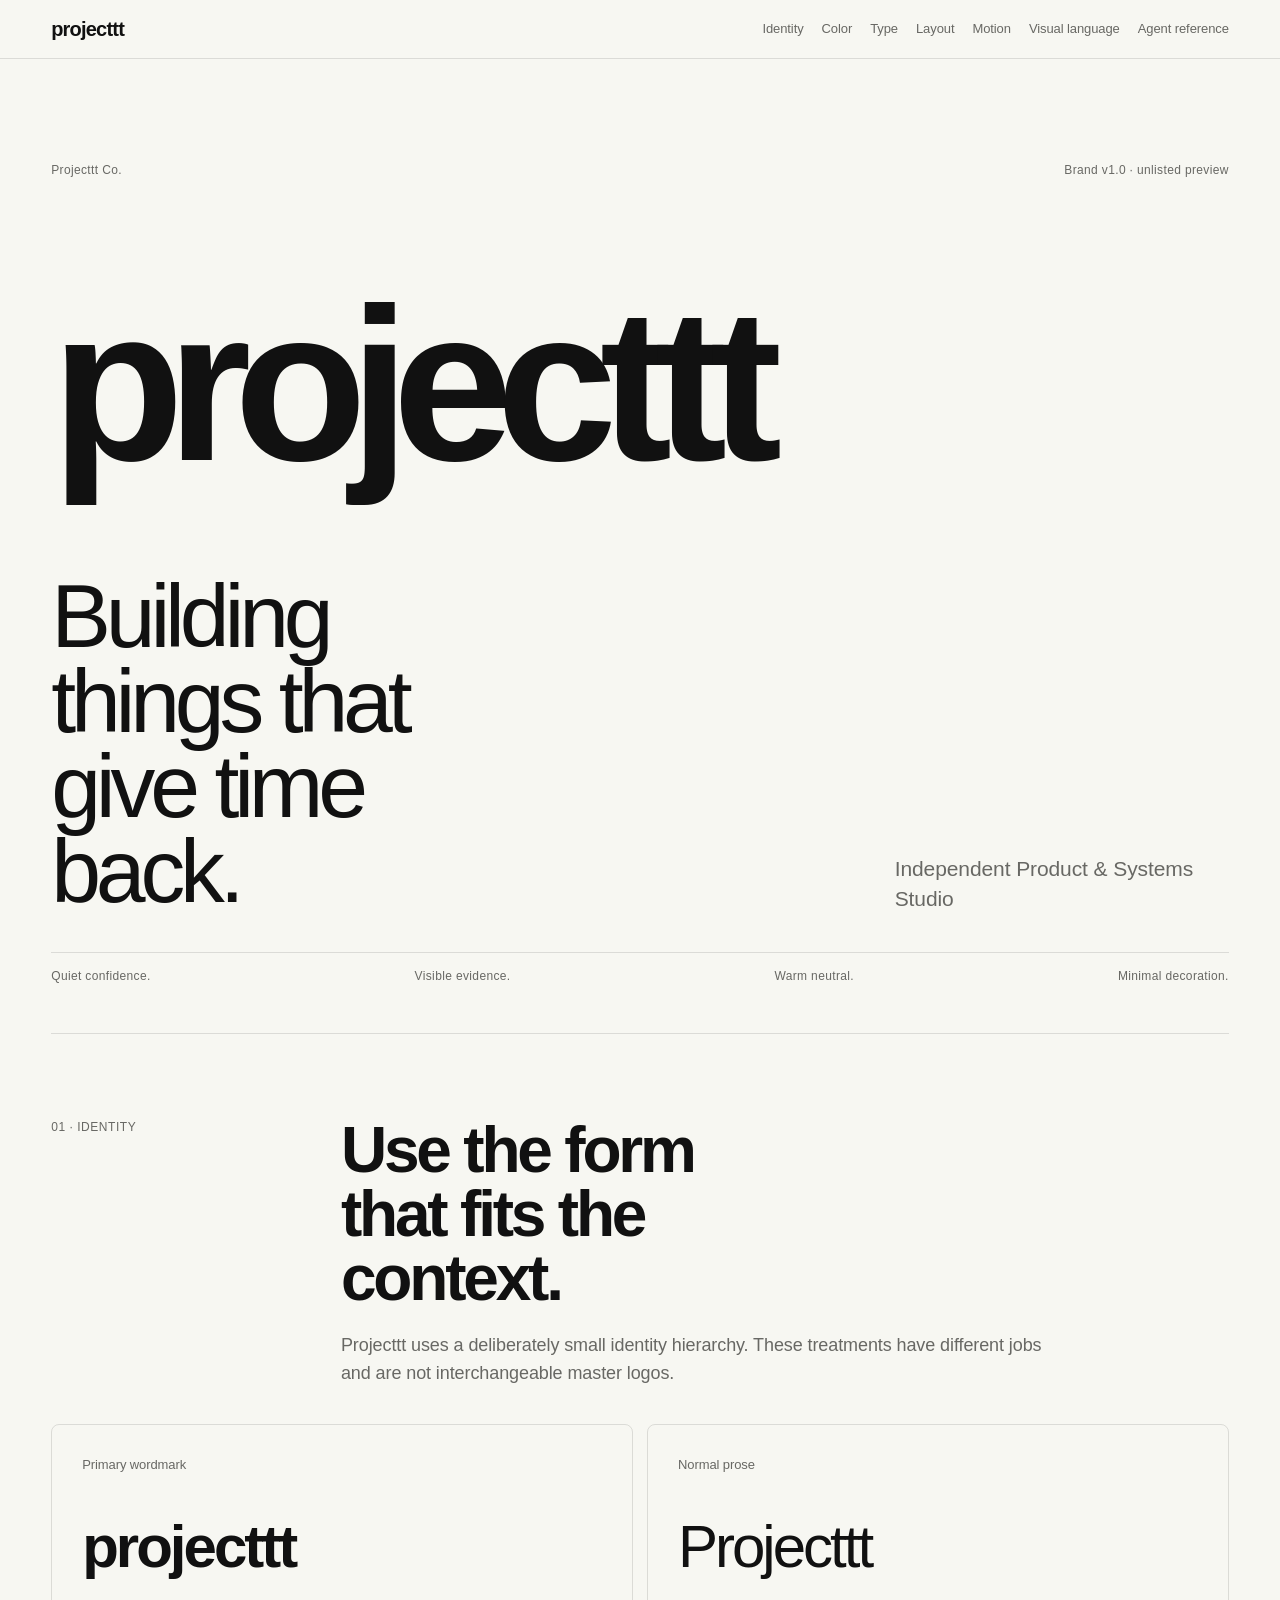
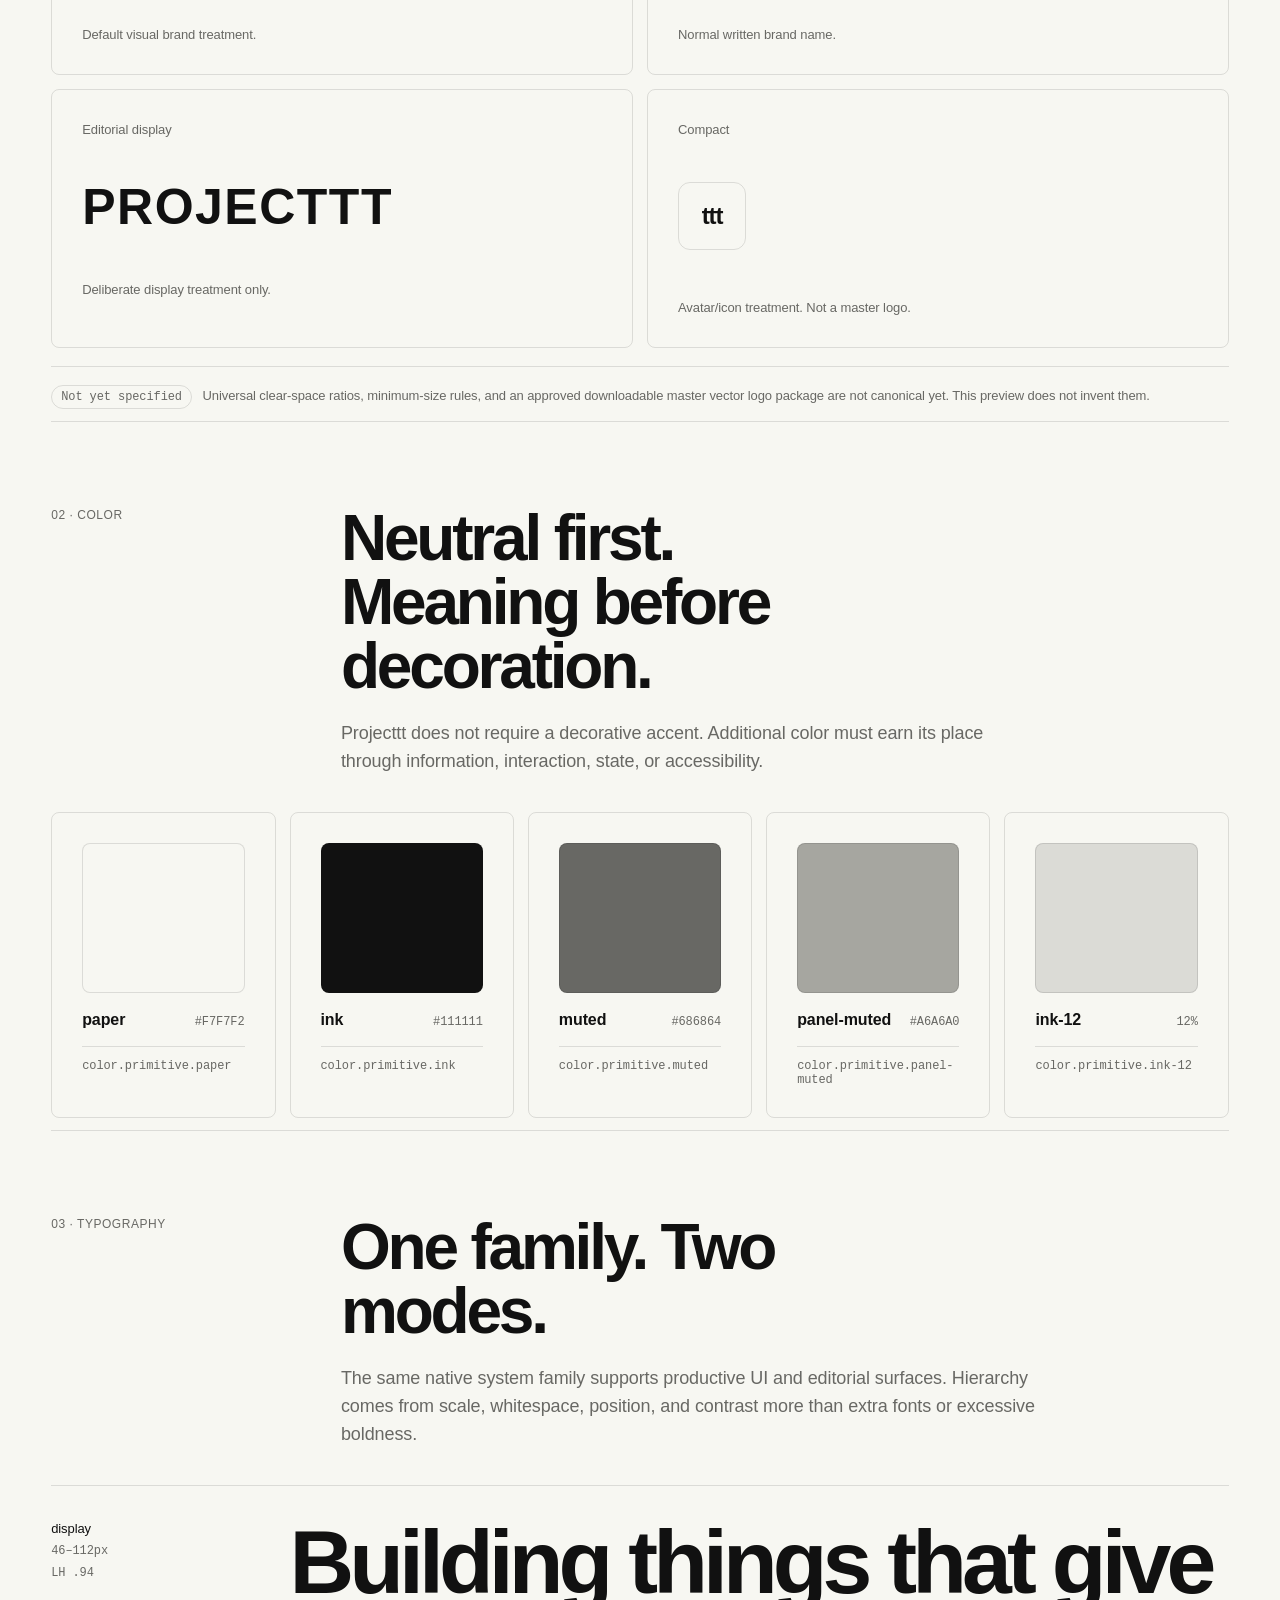
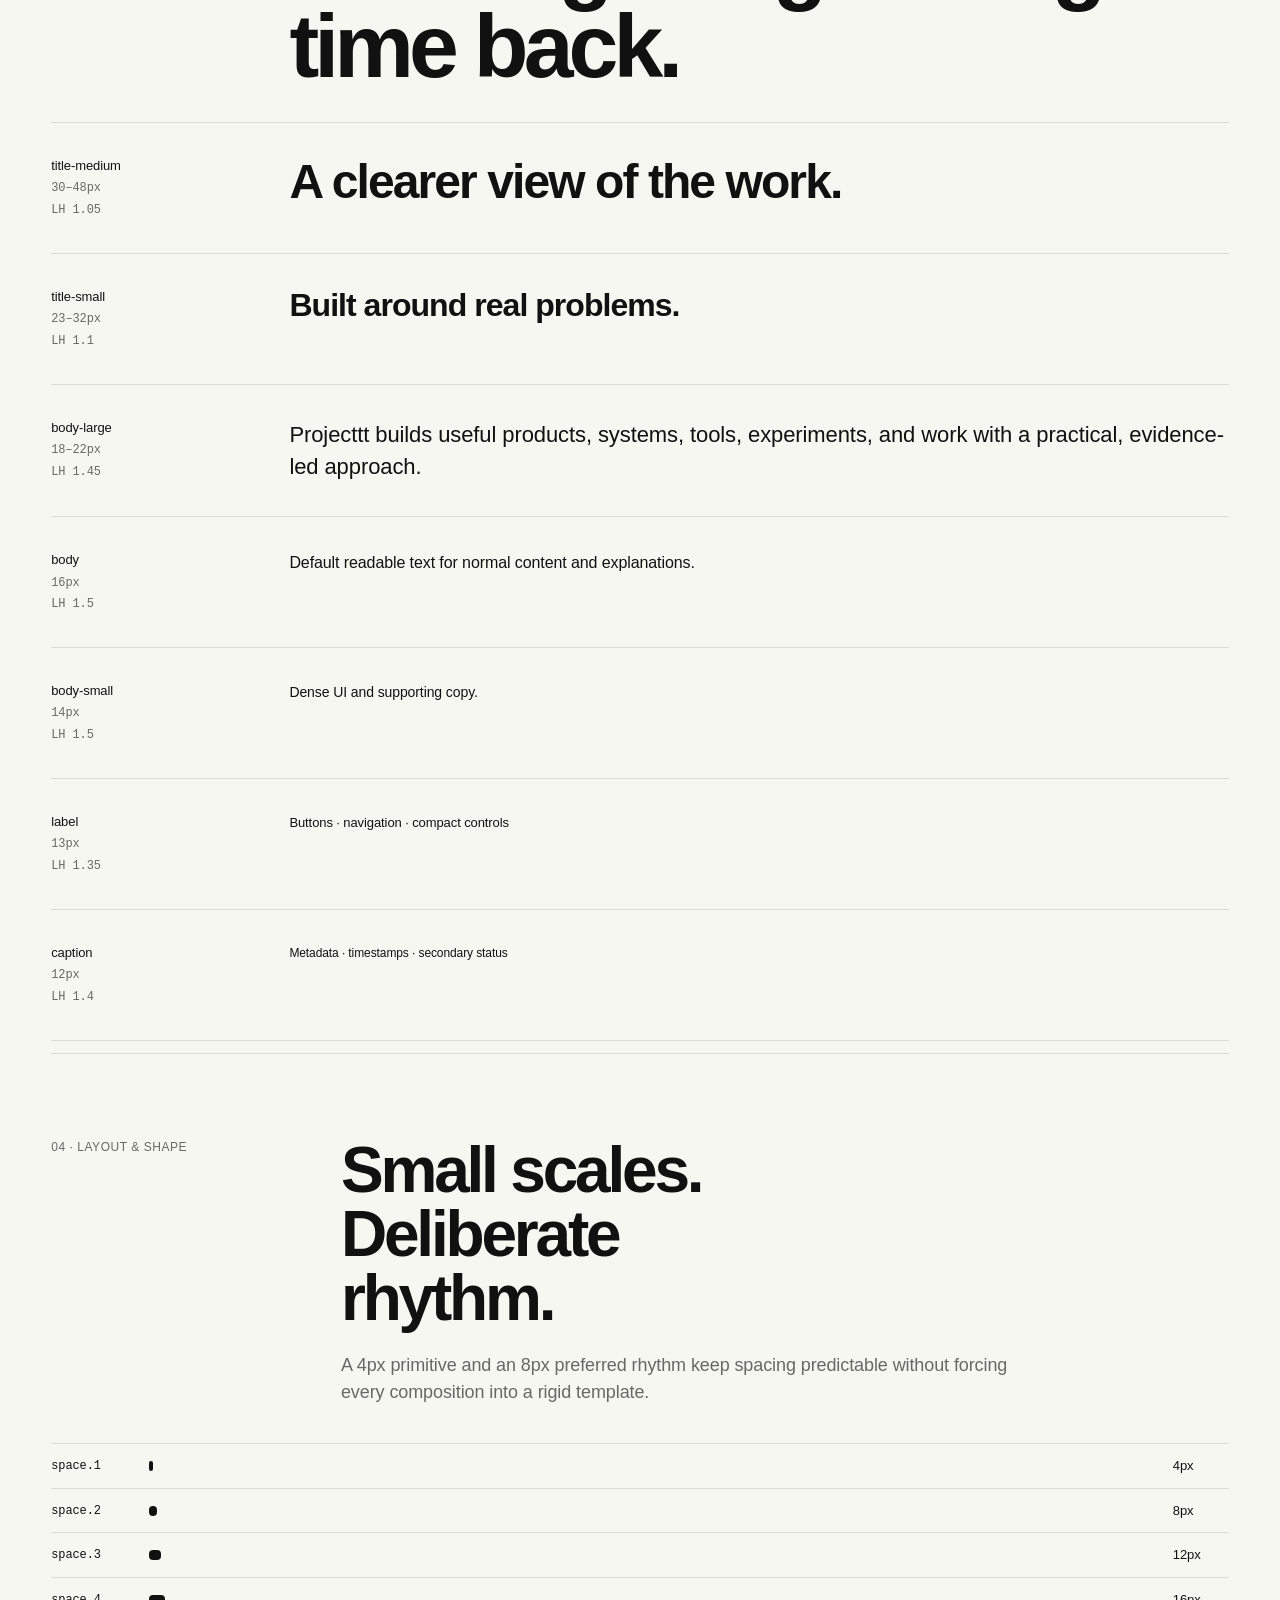
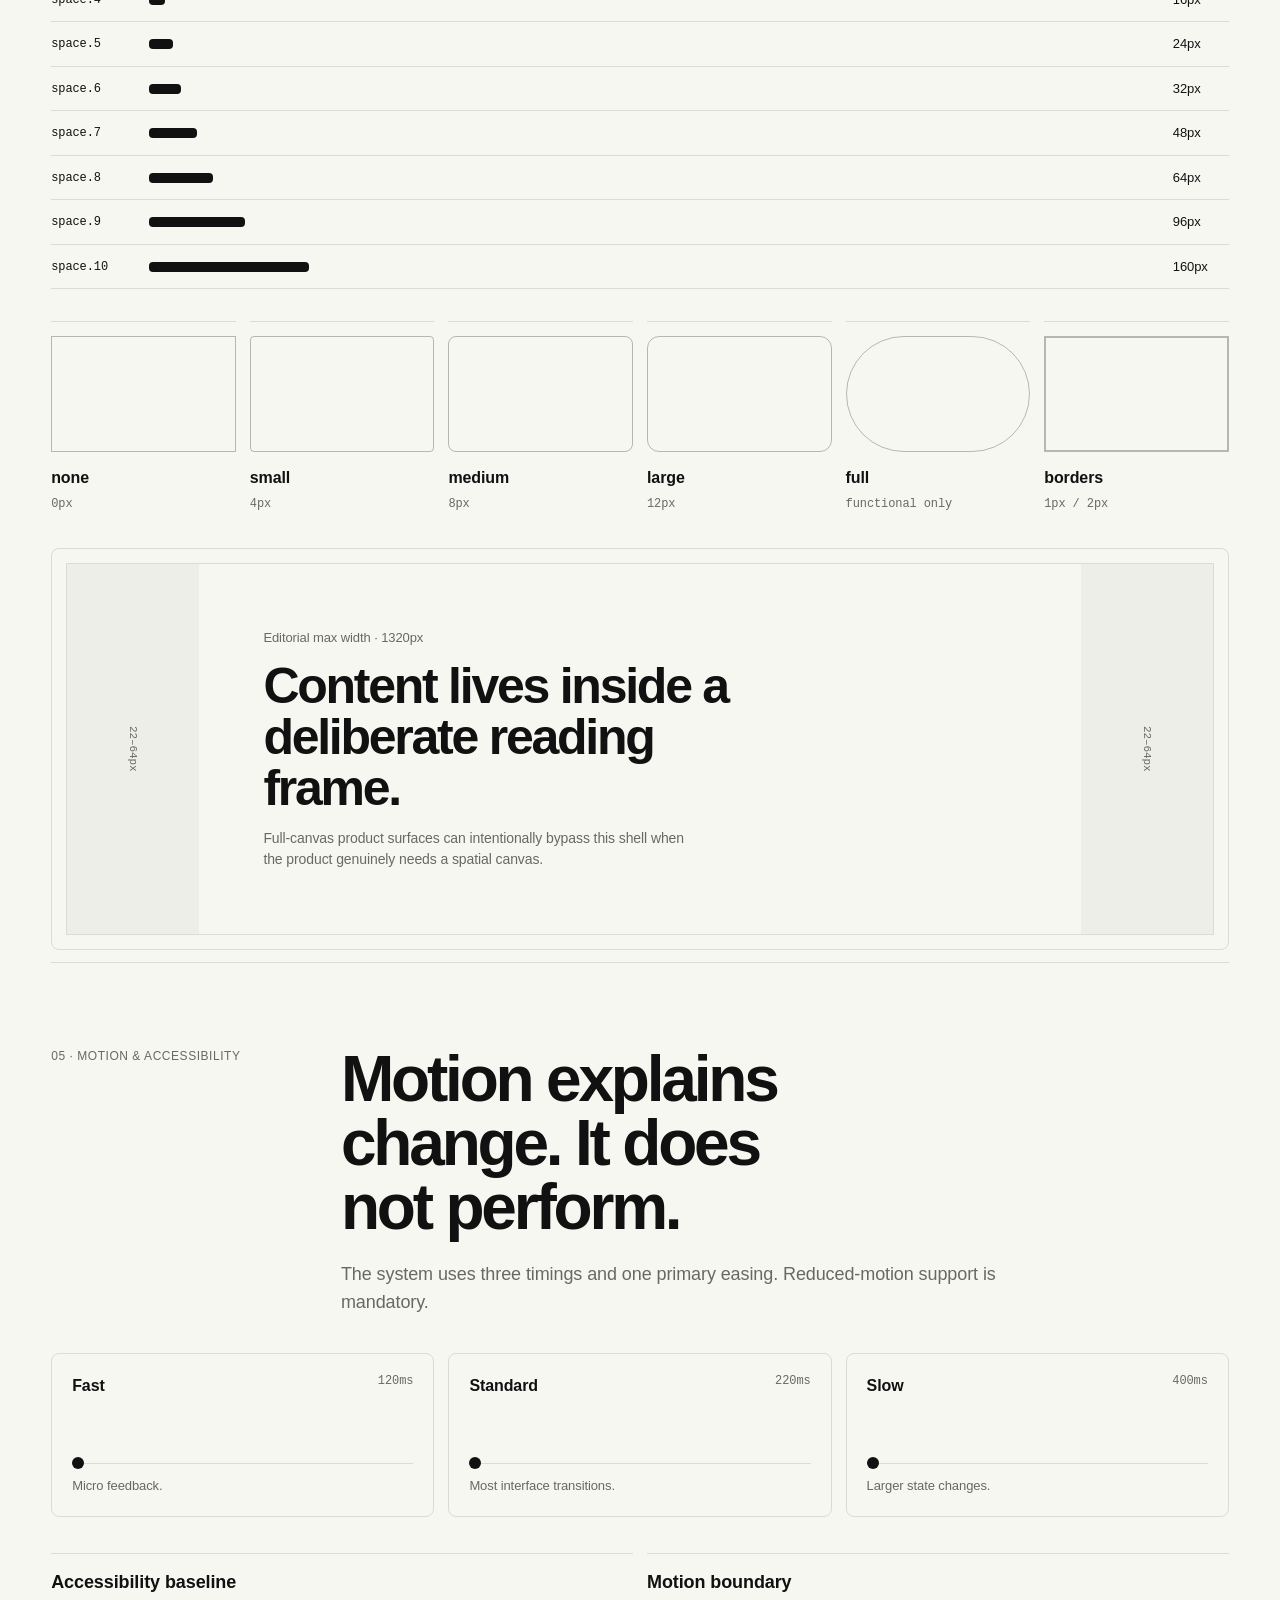
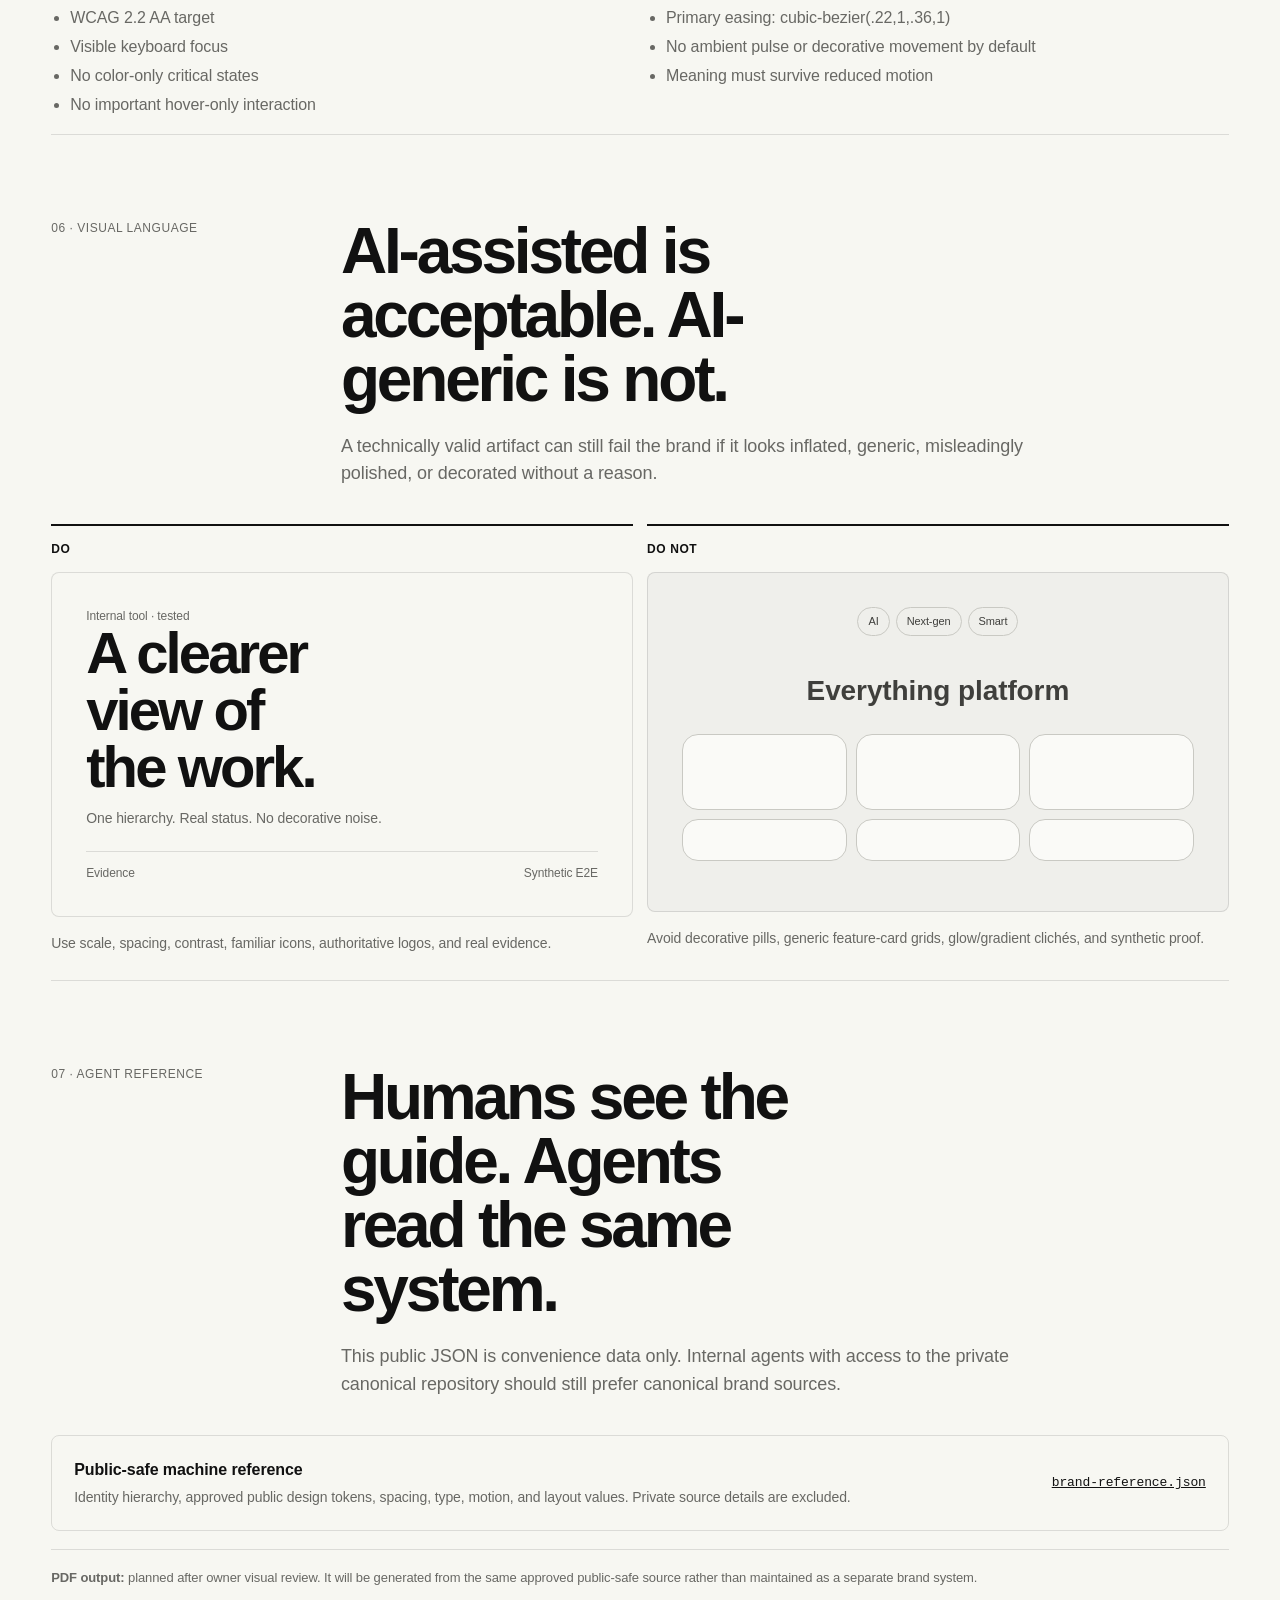
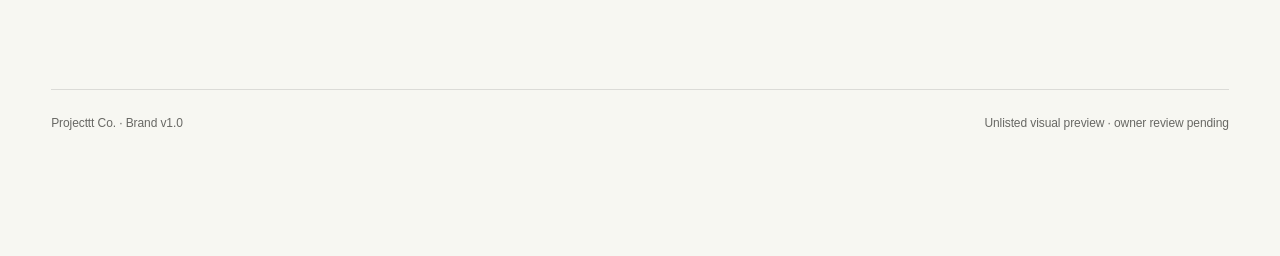
<file: brand/index.html>
<!doctype html>
<html lang="en">
<head>
  <meta charset="utf-8">
  <meta name="viewport" content="width=device-width,initial-scale=1">
  <title>Projecttt brand guide</title>
  <meta name="description" content="Public-safe visual reference for the Projecttt Co. brand system.">
  <meta name="robots" content="noindex,nofollow">
  <meta name="theme-color" content="#F7F7F2">
  <link rel="canonical" href="https://projectttco.github.io/brand/">
  <style>
    :root{--paper:#f7f7f2;--ink:#111;--muted:#686864;--panel-muted:#a6a6a0;--line:rgba(17,17,17,.12);--line-strong:rgba(17,17,17,.28);--max:1320px;--pad:clamp(22px,4vw,64px);--sans:-apple-system,BlinkMacSystemFont,"SF Pro Display","SF Pro Text","Segoe UI",Helvetica,Arial,sans-serif;--mono:ui-monospace,SFMono-Regular,"SF Mono",Menlo,Consolas,"Liberation Mono",monospace}
    *{box-sizing:border-box}html{scroll-behavior:smooth}body{margin:0;background:var(--paper);color:var(--ink);font-family:var(--sans);font-size:16px;line-height:1.5;letter-spacing:-.006em}a{color:inherit}button{font:inherit}.skip{position:absolute;left:-9999px;top:0}.skip:focus{left:16px;top:16px;background:var(--ink);color:var(--paper);padding:8px 12px;z-index:99}
    .topbar{position:sticky;top:0;z-index:20;border-bottom:1px solid var(--line);background:color-mix(in srgb,var(--paper) 94%,transparent);backdrop-filter:saturate(120%) blur(10px)}.topbar-inner{max-width:var(--max);margin:auto;padding:14px var(--pad);display:flex;align-items:center;justify-content:space-between;gap:18px}.brand{font-size:20px;font-weight:600;letter-spacing:-.04em;text-decoration:none}.nav{display:flex;align-items:center;gap:18px;overflow-x:auto;white-space:nowrap;font-size:13px;color:var(--muted)}.nav a{text-decoration:none}.nav a:hover,.nav a:focus-visible{color:var(--ink)}
    main{max-width:var(--max);margin:auto;padding:0 var(--pad) 100px}.hero{padding:clamp(48px,8vw,110px) 0 48px}.hero-meta,.hero-foot{display:flex;justify-content:space-between;gap:12px 24px;flex-wrap:wrap;color:var(--muted);font-size:12px;letter-spacing:.03em}.wordmark{margin-top:clamp(64px,10vw,130px);font-size:clamp(74px,17vw,220px);line-height:.72;letter-spacing:-.08em;font-weight:600}.hero-copy{display:grid;grid-template-columns:minmax(0,1.7fr) minmax(200px,.7fr);gap:32px;align-items:end;margin-top:clamp(62px,9vw,110px)}.hero h1{margin:0;max-width:10ch;font-size:clamp(44px,7vw,92px);line-height:.95;letter-spacing:-.058em;font-weight:500}.descriptor{margin:0;color:var(--muted);font-size:clamp(16px,1.8vw,21px);line-height:1.45}.rule{height:1px;background:var(--line);margin:38px 0 14px}
    section{padding:84px 0 12px;border-top:1px solid var(--line)}.section-head{display:grid;grid-template-columns:minmax(170px,.45fr) minmax(0,1.55fr);gap:32px;margin-bottom:36px}.eyebrow{font-size:12px;color:var(--muted);letter-spacing:.045em;text-transform:uppercase}.section-head h2{margin:0;max-width:13ch;font-size:clamp(36px,5vw,64px);line-height:1;letter-spacing:-.05em;font-weight:600}.lead{max-width:70ch;margin:22px 0 0;color:var(--muted);font-size:18px;line-height:1.55}
    .grid{display:grid;gap:14px}.identity-grid{grid-template-columns:repeat(2,minmax(0,1fr))}.card{border:1px solid var(--line);border-radius:8px;padding:clamp(18px,2.4vw,30px);min-width:0}.meta{color:var(--muted);font-size:13px}.sample{margin:42px 0 48px;font-size:clamp(34px,5vw,60px);line-height:1;letter-spacing:-.05em;font-weight:600}.sample.prose{font-weight:500}.sample.display{font-size:clamp(29px,4vw,50px);letter-spacing:.03em}.sample.compact{display:flex;width:68px;height:68px;align-items:center;justify-content:center;border:1px solid var(--line);border-radius:12px;font-size:24px}.note{margin-top:18px;padding-top:18px;border-top:1px solid var(--line);color:var(--muted);font-size:13px}.state{display:inline-block;border:1px solid var(--line);border-radius:999px;padding:4px 9px;font:12px var(--mono);color:var(--muted)}
    .colors{grid-template-columns:repeat(5,minmax(0,1fr))}.swatch{height:150px;border:1px solid var(--line);border-radius:8px;margin-bottom:15px}.color-row{display:flex;justify-content:space-between;gap:8px;align-items:baseline}.color-row strong{font-weight:600}.color-row code,.token{font:12px var(--mono);color:var(--muted)}.token{display:block;margin-top:14px;padding-top:12px;border-top:1px solid var(--line);overflow-wrap:anywhere}
    .type-list{border-top:1px solid var(--line)}.type-row{display:grid;grid-template-columns:minmax(160px,.36fr) minmax(0,1.64fr);gap:32px;padding:34px 0;border-bottom:1px solid var(--line)}.type-meta{display:grid;align-content:start;gap:5px;color:var(--muted);font:12px/1.4 var(--mono)}.type-meta strong{color:var(--ink);font-family:var(--sans);font-size:13px;font-weight:500}.t-display{font-size:clamp(46px,7vw,112px);line-height:.94;letter-spacing:-.055em;font-weight:600}.t-medium{font-size:clamp(30px,4.5vw,48px);line-height:1.05;letter-spacing:-.04em;font-weight:600}.t-small{font-size:clamp(23px,3.4vw,32px);line-height:1.1;letter-spacing:-.03em;font-weight:600}.t-large{font-size:clamp(18px,2vw,22px);line-height:1.45}.t-body{font-size:16px}.t-body-small{font-size:14px}.t-label{font-size:13px}.t-caption{font-size:12px}
    .spacing{border-top:1px solid var(--line)}.space-row{display:grid;grid-template-columns:80px minmax(0,1fr) 56px;align-items:center;gap:18px;padding:12px 0;border-bottom:1px solid var(--line);font-size:13px}.space-row code{font:12px var(--mono)}.bar{height:10px;background:var(--ink);border-radius:4px}.shape-grid{grid-template-columns:repeat(6,minmax(0,1fr));margin-top:32px}.shape{border-top:1px solid var(--line);padding-top:14px}.shape-box{aspect-ratio:1.6;border:1px solid var(--line-strong);margin-bottom:14px}.shape code{font:12px var(--mono);color:var(--muted)}
    .layout{border:1px solid var(--line);border-radius:8px;padding:14px;margin-top:34px}.viewport{display:grid;grid-template-columns:minmax(40px,.15fr) minmax(0,1fr) minmax(40px,.15fr);min-height:300px;border:1px solid var(--line)}.pad{display:flex;align-items:center;justify-content:center;writing-mode:vertical-rl;background:rgba(17,17,17,.035);font:11px var(--mono);color:var(--muted)}.layout-content{display:flex;flex-direction:column;justify-content:center;gap:14px;padding:clamp(24px,5vw,64px)}.layout-content strong{max-width:18ch;font-size:clamp(26px,4vw,50px);line-height:1.02;letter-spacing:-.045em}.layout-content p{max-width:55ch;margin:0;color:var(--muted);font-size:14px}
    .motion-grid{grid-template-columns:repeat(3,minmax(0,1fr))}.motion-card{border:1px solid var(--line);border-radius:8px;padding:20px;outline:none}.motion-card:focus-visible{outline:2px solid var(--ink);outline-offset:3px}.motion-top{display:flex;justify-content:space-between;gap:10px}.motion-top code{font:12px var(--mono);color:var(--muted)}.track{height:42px;border-bottom:1px solid var(--line);position:relative;margin:24px 0 12px}.dot{position:absolute;left:0;bottom:-6px;width:12px;height:12px;border-radius:50%;background:var(--ink);transition:transform var(--d) cubic-bezier(.22,1,.36,1)}.motion-card:hover .dot,.motion-card:focus-visible .dot{transform:translateX(110px)}.motion-card p{margin:10px 0 0;color:var(--muted);font-size:13px}
    .do-grid{grid-template-columns:repeat(2,minmax(0,1fr))}.do-block{border-top:2px solid var(--ink);padding-top:14px}.do-label{text-transform:uppercase;font-size:12px;letter-spacing:.05em;font-weight:600;margin-bottom:14px}.canvas{min-height:340px;border:1px solid var(--line);border-radius:8px;padding:clamp(18px,3vw,34px);margin-bottom:16px}.good{display:flex;flex-direction:column;justify-content:flex-end;background:var(--paper)}.good .small{margin-bottom:auto;font-size:12px;color:var(--muted)}.good .headline{max-width:8ch;font-size:clamp(34px,5vw,58px);line-height:.98;letter-spacing:-.05em;font-weight:600}.good .copy{margin-top:12px;color:var(--muted);font-size:14px}.good .evidence{display:flex;justify-content:space-between;margin-top:22px;padding-top:12px;border-top:1px solid var(--line);font-size:12px;color:var(--muted)}.bad{background:#efefeb;text-align:center;color:#3f3f3c}.pills{display:flex;justify-content:center;gap:6px;flex-wrap:wrap}.pills span{border:1px solid #c9c9c3;border-radius:999px;padding:5px 10px;font-size:11px}.bad-title{margin:34px 0 22px;font-size:28px;font-weight:600}.fake-grid{display:grid;grid-template-columns:repeat(3,1fr);gap:9px;margin-top:9px}.fake-grid i{display:block;height:76px;border:1px solid #c9c9c3;border-radius:16px;background:#fafaf7}.fake-grid.small i{height:42px}.do-block>p{color:var(--muted);font-size:14px}
    .rules{display:grid;grid-template-columns:repeat(2,minmax(0,1fr));gap:14px}.rule-card{border-top:1px solid var(--line);padding-top:15px}.rule-card h3{margin:0 0 10px;font-size:18px}.rule-card ul{margin:0;padding-left:19px;color:var(--muted)}.rule-card li{margin:5px 0}.machine{display:grid;grid-template-columns:minmax(0,1fr) auto;gap:20px;align-items:center;border:1px solid var(--line);border-radius:8px;padding:22px}.machine strong{display:block;margin-bottom:5px}.machine p{margin:0;color:var(--muted);font-size:14px}.machine a{font:13px var(--mono)}
    .footer{margin-top:90px;border-top:1px solid var(--line);padding:24px 0;color:var(--muted);font-size:12px;display:flex;justify-content:space-between;gap:12px;flex-wrap:wrap}
    @media(max-width:900px){.colors{grid-template-columns:repeat(2,minmax(0,1fr))}.shape-grid{grid-template-columns:repeat(3,minmax(0,1fr))}.hero-copy,.section-head{grid-template-columns:1fr}.hero h1{max-width:12ch}.motion-grid{grid-template-columns:1fr}.nav{display:none}}
    @media(max-width:640px){main{padding-bottom:70px}.topbar-inner{padding-block:12px}.wordmark{font-size:clamp(68px,25vw,110px)}.identity-grid,.do-grid,.rules{grid-template-columns:1fr}.colors{grid-template-columns:1fr}.type-row{grid-template-columns:1fr;gap:14px}.shape-grid{grid-template-columns:repeat(2,minmax(0,1fr))}.space-row{grid-template-columns:68px minmax(0,1fr) 48px;gap:10px}.section-head h2{font-size:40px}.machine{grid-template-columns:1fr}.hero{padding-top:34px}}
    @media(prefers-reduced-motion:reduce){html{scroll-behavior:auto}.dot{transition:none!important;transform:none!important}}
    @media print{.topbar{display:none}body{background:white}.hero,section{break-inside:avoid}.wordmark{font-size:110px}}
  </style>
</head>
<body>
<a class="skip" href="#main">Skip to content</a>
<header class="topbar"><div class="topbar-inner"><a class="brand" href="/brand/">projecttt</a><nav class="nav" aria-label="Brand guide sections"><a href="#identity">Identity</a><a href="#color">Color</a><a href="#type">Type</a><a href="#layout">Layout</a><a href="#motion">Motion</a><a href="#language">Visual language</a><a href="#agents">Agent reference</a></nav></div></header>
<main id="main">
  <div class="hero">
    <div class="hero-meta"><span>Projecttt Co.</span><span>Brand v1.0 · unlisted preview</span></div>
    <div class="wordmark">projecttt</div>
    <div class="hero-copy"><h1>Building things that give time back.</h1><p class="descriptor">Independent Product &amp; Systems Studio</p></div>
    <div class="rule"></div>
    <div class="hero-foot"><span>Quiet confidence.</span><span>Visible evidence.</span><span>Warm neutral.</span><span>Minimal decoration.</span></div>
  </div>

  <section id="identity"><div class="section-head"><div class="eyebrow">01 · Identity</div><div><h2>Use the form that fits the context.</h2><p class="lead">Projecttt uses a deliberately small identity hierarchy. These treatments have different jobs and are not interchangeable master logos.</p></div></div>
    <div class="grid identity-grid">
      <article class="card"><div class="meta">Primary wordmark</div><div class="sample">projecttt</div><div class="meta">Default visual brand treatment.</div></article>
      <article class="card"><div class="meta">Normal prose</div><div class="sample prose">Projecttt</div><div class="meta">Normal written brand name.</div></article>
      <article class="card"><div class="meta">Editorial display</div><div class="sample display">PROJECTTT</div><div class="meta">Deliberate display treatment only.</div></article>
      <article class="card"><div class="meta">Compact</div><div class="sample compact">ttt</div><div class="meta">Avatar/icon treatment. Not a master logo.</div></article>
    </div>
    <div class="note"><span class="state">Not yet specified</span> &nbsp; Universal clear-space ratios, minimum-size rules, and an approved downloadable master vector logo package are not canonical yet. This preview does not invent them.</div>
  </section>

  <section id="color"><div class="section-head"><div class="eyebrow">02 · Color</div><div><h2>Neutral first. Meaning before decoration.</h2><p class="lead">Projecttt does not require a decorative accent. Additional color must earn its place through information, interaction, state, or accessibility.</p></div></div>
    <div class="grid colors">
      <article class="card"><div class="swatch" style="background:#F7F7F2"></div><div class="color-row"><strong>paper</strong><code>#F7F7F2</code></div><span class="token">color.primitive.paper</span></article>
      <article class="card"><div class="swatch" style="background:#111111"></div><div class="color-row"><strong>ink</strong><code>#111111</code></div><span class="token">color.primitive.ink</span></article>
      <article class="card"><div class="swatch" style="background:#686864"></div><div class="color-row"><strong>muted</strong><code>#686864</code></div><span class="token">color.primitive.muted</span></article>
      <article class="card"><div class="swatch" style="background:#A6A6A0"></div><div class="color-row"><strong>panel-muted</strong><code>#A6A6A0</code></div><span class="token">color.primitive.panel-muted</span></article>
      <article class="card"><div class="swatch" style="background:rgba(17,17,17,.12)"></div><div class="color-row"><strong>ink-12</strong><code>12%</code></div><span class="token">color.primitive.ink-12</span></article>
    </div>
  </section>

  <section id="type"><div class="section-head"><div class="eyebrow">03 · Typography</div><div><h2>One family. Two modes.</h2><p class="lead">The same native system family supports productive UI and editorial surfaces. Hierarchy comes from scale, whitespace, position, and contrast more than extra fonts or excessive boldness.</p></div></div>
    <div class="type-list">
      <div class="type-row"><div class="type-meta"><strong>display</strong><span>46–112px</span><span>LH .94</span></div><div class="t-display">Building things that give time back.</div></div>
      <div class="type-row"><div class="type-meta"><strong>title-medium</strong><span>30–48px</span><span>LH 1.05</span></div><div class="t-medium">A clearer view of the work.</div></div>
      <div class="type-row"><div class="type-meta"><strong>title-small</strong><span>23–32px</span><span>LH 1.1</span></div><div class="t-small">Built around real problems.</div></div>
      <div class="type-row"><div class="type-meta"><strong>body-large</strong><span>18–22px</span><span>LH 1.45</span></div><div class="t-large">Projecttt builds useful products, systems, tools, experiments, and work with a practical, evidence-led approach.</div></div>
      <div class="type-row"><div class="type-meta"><strong>body</strong><span>16px</span><span>LH 1.5</span></div><div class="t-body">Default readable text for normal content and explanations.</div></div>
      <div class="type-row"><div class="type-meta"><strong>body-small</strong><span>14px</span><span>LH 1.5</span></div><div class="t-body-small">Dense UI and supporting copy.</div></div>
      <div class="type-row"><div class="type-meta"><strong>label</strong><span>13px</span><span>LH 1.35</span></div><div class="t-label">Buttons · navigation · compact controls</div></div>
      <div class="type-row"><div class="type-meta"><strong>caption</strong><span>12px</span><span>LH 1.4</span></div><div class="t-caption">Metadata · timestamps · secondary status</div></div>
    </div>
  </section>

  <section id="layout"><div class="section-head"><div class="eyebrow">04 · Layout &amp; shape</div><div><h2>Small scales. Deliberate rhythm.</h2><p class="lead">A 4px primitive and an 8px preferred rhythm keep spacing predictable without forcing every composition into a rigid template.</p></div></div>
    <div class="spacing">
      <div class="space-row"><code>space.1</code><div class="bar" style="width:4px"></div><span>4px</span></div><div class="space-row"><code>space.2</code><div class="bar" style="width:8px"></div><span>8px</span></div><div class="space-row"><code>space.3</code><div class="bar" style="width:12px"></div><span>12px</span></div><div class="space-row"><code>space.4</code><div class="bar" style="width:16px"></div><span>16px</span></div><div class="space-row"><code>space.5</code><div class="bar" style="width:24px"></div><span>24px</span></div><div class="space-row"><code>space.6</code><div class="bar" style="width:32px"></div><span>32px</span></div><div class="space-row"><code>space.7</code><div class="bar" style="width:48px"></div><span>48px</span></div><div class="space-row"><code>space.8</code><div class="bar" style="width:64px"></div><span>64px</span></div><div class="space-row"><code>space.9</code><div class="bar" style="width:96px"></div><span>96px</span></div><div class="space-row"><code>space.10</code><div class="bar" style="width:160px"></div><span>160px</span></div>
    </div>
    <div class="grid shape-grid"><div class="shape"><div class="shape-box" style="border-radius:0"></div><strong>none</strong><br><code>0px</code></div><div class="shape"><div class="shape-box" style="border-radius:4px"></div><strong>small</strong><br><code>4px</code></div><div class="shape"><div class="shape-box" style="border-radius:8px"></div><strong>medium</strong><br><code>8px</code></div><div class="shape"><div class="shape-box" style="border-radius:12px"></div><strong>large</strong><br><code>12px</code></div><div class="shape"><div class="shape-box" style="border-radius:9999px"></div><strong>full</strong><br><code>functional only</code></div><div class="shape"><div class="shape-box" style="border-width:2px"></div><strong>borders</strong><br><code>1px / 2px</code></div></div>
    <div class="layout"><div class="viewport"><div class="pad">22–64px</div><div class="layout-content"><span class="meta">Editorial max width · 1320px</span><strong>Content lives inside a deliberate reading frame.</strong><p>Full-canvas product surfaces can intentionally bypass this shell when the product genuinely needs a spatial canvas.</p></div><div class="pad">22–64px</div></div></div>
  </section>

  <section id="motion"><div class="section-head"><div class="eyebrow">05 · Motion &amp; accessibility</div><div><h2>Motion explains change. It does not perform.</h2><p class="lead">The system uses three timings and one primary easing. Reduced-motion support is mandatory.</p></div></div>
    <div class="grid motion-grid"><article class="motion-card" tabindex="0" style="--d:120ms"><div class="motion-top"><strong>Fast</strong><code>120ms</code></div><div class="track"><span class="dot"></span></div><p>Micro feedback.</p></article><article class="motion-card" tabindex="0" style="--d:220ms"><div class="motion-top"><strong>Standard</strong><code>220ms</code></div><div class="track"><span class="dot"></span></div><p>Most interface transitions.</p></article><article class="motion-card" tabindex="0" style="--d:400ms"><div class="motion-top"><strong>Slow</strong><code>400ms</code></div><div class="track"><span class="dot"></span></div><p>Larger state changes.</p></article></div>
    <div class="rules" style="margin-top:36px"><div class="rule-card"><h3>Accessibility baseline</h3><ul><li>WCAG 2.2 AA target</li><li>Visible keyboard focus</li><li>No color-only critical states</li><li>No important hover-only interaction</li></ul></div><div class="rule-card"><h3>Motion boundary</h3><ul><li>Primary easing: cubic-bezier(.22,1,.36,1)</li><li>No ambient pulse or decorative movement by default</li><li>Meaning must survive reduced motion</li></ul></div></div>
  </section>

  <section id="language"><div class="section-head"><div class="eyebrow">06 · Visual language</div><div><h2>AI-assisted is acceptable. AI-generic is not.</h2><p class="lead">A technically valid artifact can still fail the brand if it looks inflated, generic, misleadingly polished, or decorated without a reason.</p></div></div>
    <div class="grid do-grid"><article class="do-block"><div class="do-label">Do</div><div class="canvas good"><div class="small">Internal tool · tested</div><div class="headline">A clearer view of the work.</div><div class="copy">One hierarchy. Real status. No decorative noise.</div><div class="evidence"><span>Evidence</span><span>Synthetic E2E</span></div></div><p>Use scale, spacing, contrast, familiar icons, authoritative logos, and real evidence.</p></article><article class="do-block"><div class="do-label">Do not</div><div class="canvas bad"><div class="pills"><span>AI</span><span>Next-gen</span><span>Smart</span></div><div class="bad-title">Everything platform</div><div class="fake-grid"><i></i><i></i><i></i></div><div class="fake-grid small"><i></i><i></i><i></i></div></div><p>Avoid decorative pills, generic feature-card grids, glow/gradient clichés, and synthetic proof.</p></article></div>
  </section>

  <section id="agents"><div class="section-head"><div class="eyebrow">07 · Agent reference</div><div><h2>Humans see the guide. Agents read the same system.</h2><p class="lead">This public JSON is convenience data only. Internal agents with access to the private canonical repository should still prefer canonical brand sources.</p></div></div>
    <div class="machine"><div><strong>Public-safe machine reference</strong><p>Identity hierarchy, approved public design tokens, spacing, type, motion, and layout values. Private source details are excluded.</p></div><a href="/brand/brand-reference.json">brand-reference.json</a></div>
    <div class="note" style="margin-top:18px"><strong>PDF output:</strong> planned after owner visual review. It will be generated from the same approved public-safe source rather than maintained as a separate brand system.</div>
  </section>

  <div class="footer"><span>Projecttt Co. · Brand v1.0</span><span>Unlisted visual preview · owner review pending</span></div>
</main>
</body>
</html>
</file>
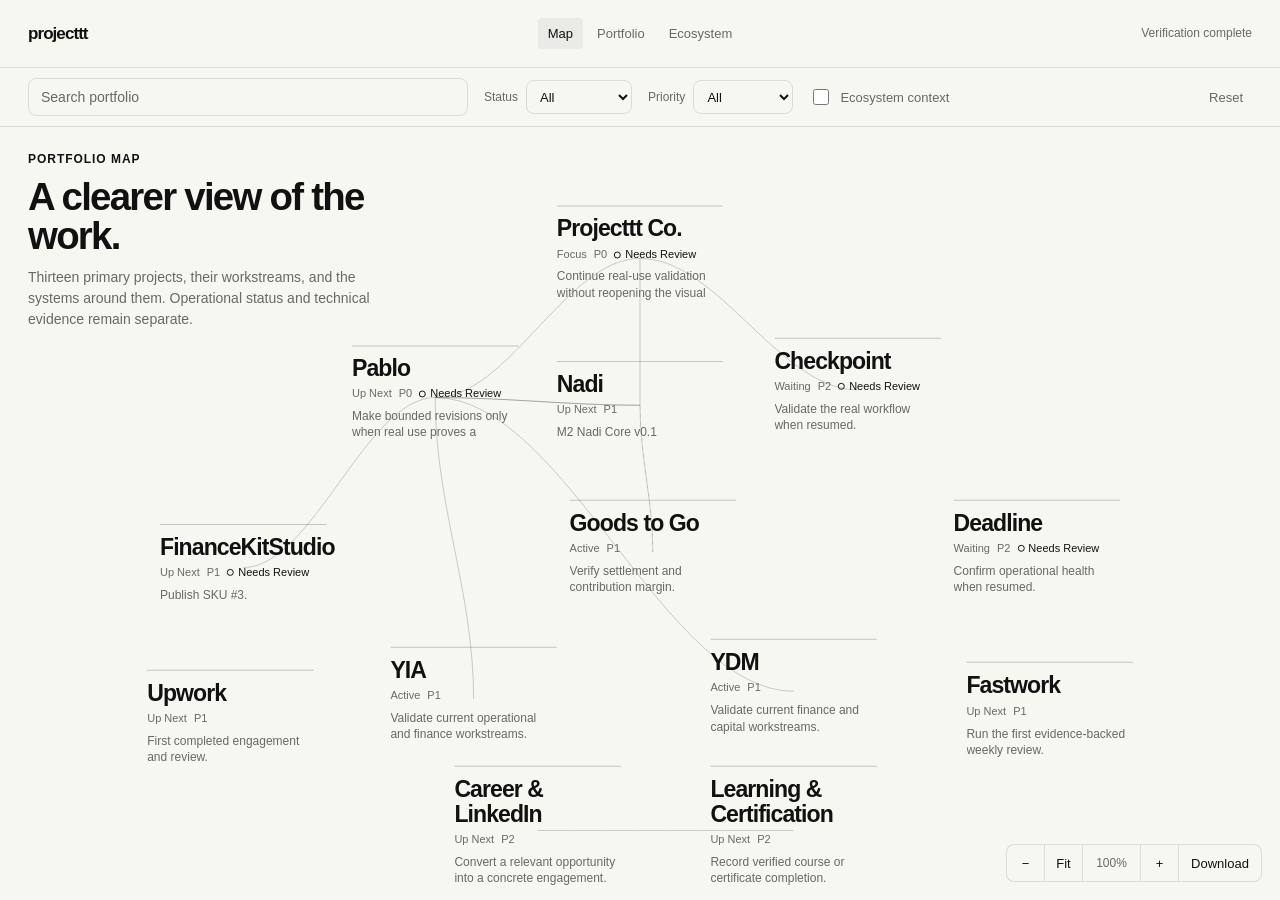
<file: map/index.html>
<!doctype html>
<html lang="en">
<head>
  <meta charset="utf-8">
  <meta name="viewport" content="width=device-width, initial-scale=1">
  <meta name="description" content="Projecttt portfolio map">
  <meta name="robots" content="noindex,nofollow">
  <title>Projecttt Portfolio Map</title>
  <link rel="stylesheet" href="./styles.css">
  <link rel="stylesheet" href="./enhancements.css">
</head>
<body>
  <div class="app-shell" data-app-state="loading">
    <header class="topbar">
      <a class="brand" href="#map" aria-label="Projecttt Portfolio Map home">projecttt</a>

      <nav class="view-nav" aria-label="Portfolio views">
        <button class="nav-button is-active" type="button" data-view-target="map" aria-pressed="true">Map</button>
        <button class="nav-button" type="button" data-view-target="portfolio" aria-pressed="false">Portfolio</button>
        <button class="nav-button" type="button" data-view-target="ecosystem" aria-pressed="false">Ecosystem</button>
      </nav>

      <div class="verification-summary" id="verificationSummary" aria-live="polite">Loading snapshot</div>
    </header>

    <section class="toolbar" aria-label="Portfolio controls">
      <label class="search-field">
        <span class="sr-only">Search projects, workstreams, and ecosystem</span>
        <input id="searchInput" type="search" placeholder="Search portfolio" autocomplete="off">
      </label>

      <label class="compact-field">
        <span>Status</span>
        <select id="statusFilter">
          <option value="">All</option>
        </select>
      </label>

      <label class="compact-field">
        <span>Priority</span>
        <select id="priorityFilter">
          <option value="">All</option>
        </select>
      </label>

      <label class="toggle-field">
        <input id="ecosystemToggle" type="checkbox">
        <span>Ecosystem context</span>
      </label>

      <button id="resetButton" class="quiet-button" type="button">Reset</button>
    </section>

    <main class="main-area">
      <section id="mapView" class="view-panel is-active" data-view="map" aria-label="Portfolio map">
        <div class="map-copy">
          <p class="eyebrow">Portfolio map</p>
          <h1>A clearer view of the work.</h1>
          <p class="intro">Thirteen primary projects, their workstreams, and the systems around them. Operational status and technical evidence remain separate.</p>
        </div>

        <div class="map-frame" id="mapFrame">
          <svg class="relationship-layer" id="relationshipLayer" aria-hidden="true"></svg>
          <div class="map-stage" id="mapStage" role="list" aria-label="Primary projects"></div>
          <div class="map-empty" id="mapEmpty" hidden>No projects match the current filters.</div>
        </div>
      </section>

      <section id="portfolioView" class="view-panel" data-view="portfolio" aria-label="Portfolio list" hidden>
        <header class="section-header">
          <p class="eyebrow">Portfolio</p>
          <h1>Projects</h1>
          <p>Compact operational view of the same generated snapshot.</p>
        </header>
        <div class="portfolio-list" id="portfolioList"></div>
      </section>

      <section id="ecosystemView" class="view-panel" data-view="ecosystem" aria-label="Ecosystem catalog" hidden>
        <header class="section-header">
          <p class="eyebrow">Ecosystem</p>
          <h1>Tools and systems</h1>
          <p>Reusable platforms, services, runtimes, and capabilities referenced by the portfolio.</p>
        </header>
        <div class="ecosystem-status" id="ecosystemStatus"></div>
        <div class="ecosystem-grid" id="ecosystemGrid"></div>
      </section>
    </main>

    <aside class="detail-drawer" id="detailDrawer" aria-label="Project details" aria-hidden="true">
      <button class="drawer-close" id="drawerClose" type="button" aria-label="Close project details">Close</button>
      <div id="drawerContent"></div>
    </aside>

    <div class="loading-state" id="loadingState" role="status">Loading portfolio snapshot</div>
    <div class="error-state" id="errorState" role="alert" hidden>
      <strong>Portfolio data could not be loaded.</strong>
      <span>Build <code>portfolio.snapshot.json</code> before running the frontend.</span>
    </div>
  </div>

  <script type="module" src="./app.js"></script>
  <script type="module" src="./enhancements.js"></script>
</body>
</html>
</file>
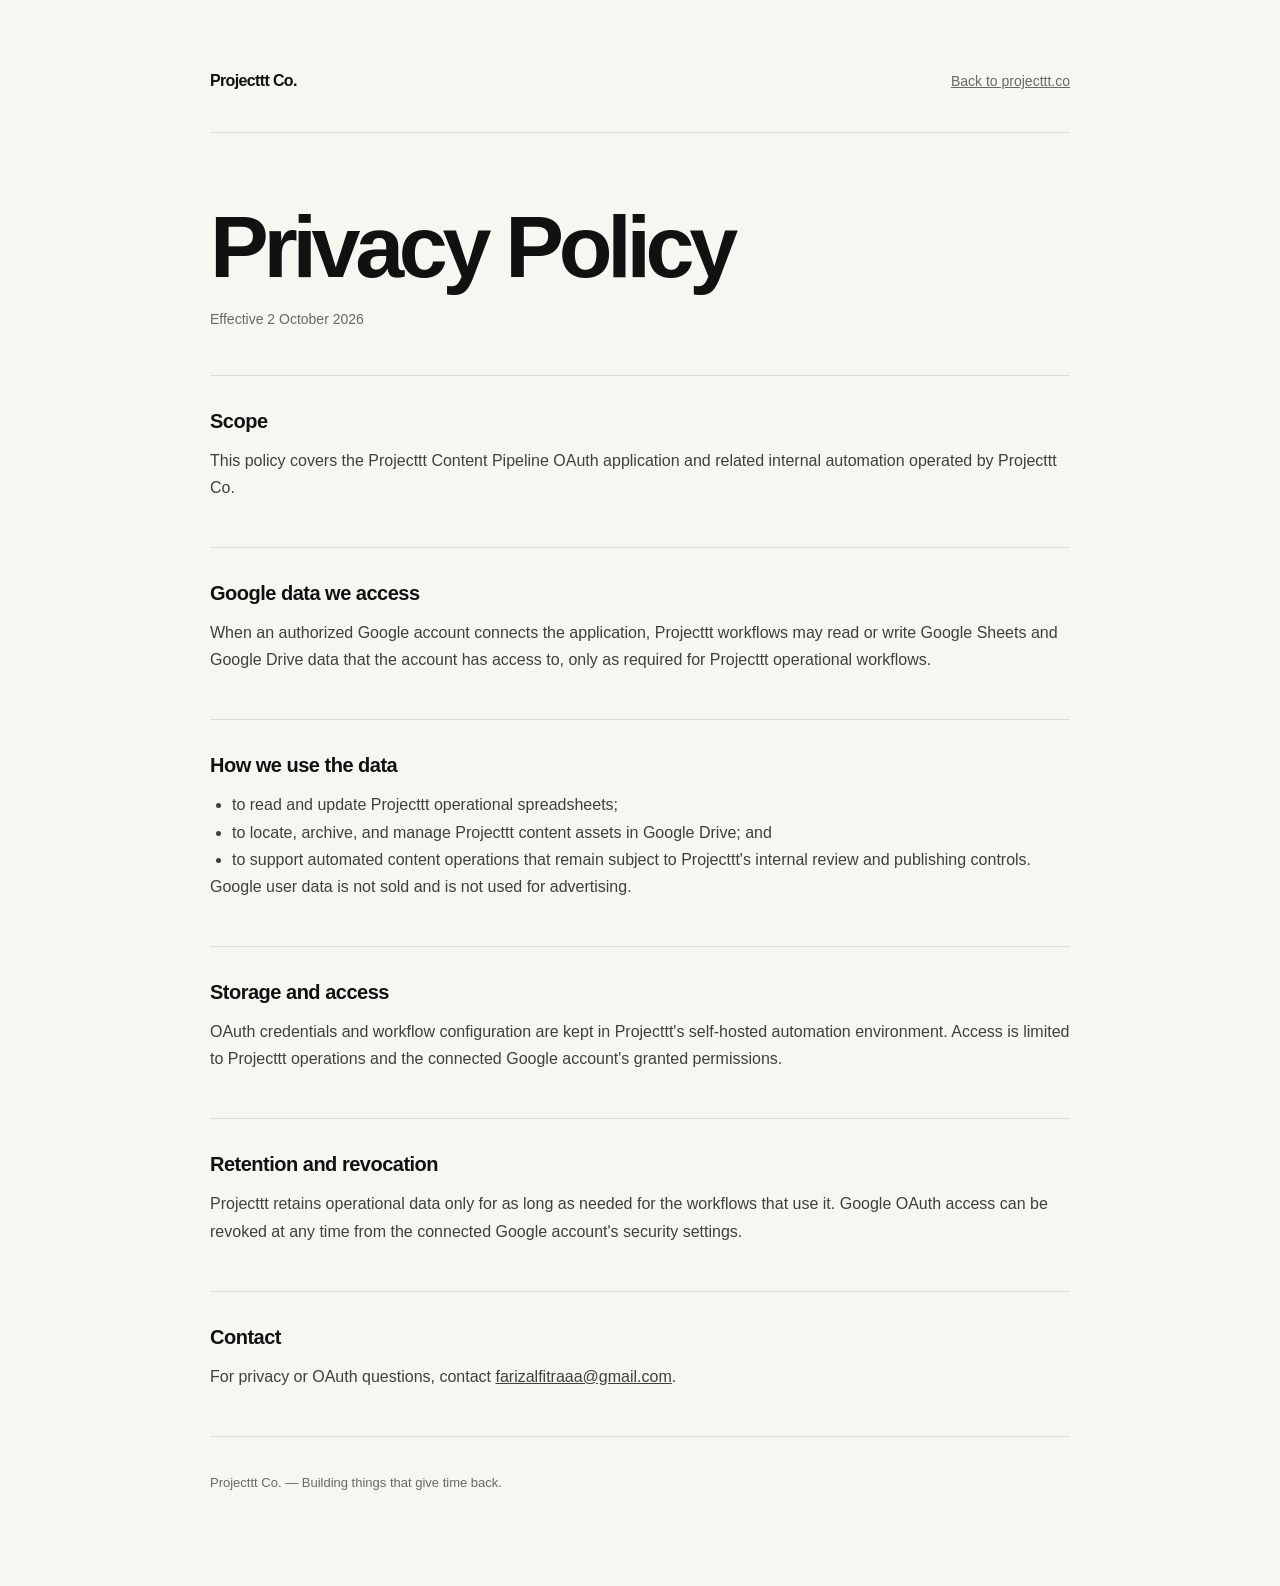
<file: privacy/index.html>
<!doctype html>
<html lang="en">
<head>
  <meta charset="utf-8" />
  <meta name="viewport" content="width=device-width, initial-scale=1" />
  <meta name="theme-color" content="#f7f7f2" />
  <meta name="description" content="Privacy policy for Projecttt Co. internal automation and Google OAuth access." />
  <title>Privacy Policy — Projecttt Co.</title>
  <style>
    :root { --paper:#f7f7f2; --ink:#111; --muted:#686864; --line:rgba(17,17,17,.12); --max:860px; }
    * { box-sizing:border-box; }
    html,body { margin:0; background:var(--paper); color:var(--ink); }
    body { font-family:-apple-system,BlinkMacSystemFont,"SF Pro Text","Segoe UI",Helvetica,Arial,sans-serif; -webkit-font-smoothing:antialiased; }
    a { color:inherit; }
    main { width:min(calc(100% - 44px),var(--max)); margin:0 auto; padding:72px 0 96px; }
    nav { display:flex; justify-content:space-between; align-items:center; gap:20px; padding-bottom:42px; border-bottom:1px solid var(--line); }
    .brand { font-weight:650; letter-spacing:-.04em; text-decoration:none; }
    .back { color:var(--muted); font-size:14px; }
    header { padding:72px 0 48px; }
    h1 { margin:0; font-size:clamp(48px,8vw,88px); line-height:.95; letter-spacing:-.06em; font-weight:620; }
    .updated { margin-top:22px; color:var(--muted); font-size:14px; }
    section { padding:34px 0; border-top:1px solid var(--line); }
    h2 { margin:0 0 14px; font-size:20px; letter-spacing:-.025em; }
    p,li { color:#3f3f3b; font-size:16px; line-height:1.7; }
    p { margin:0 0 12px; }
    ul { margin:12px 0 0; padding-left:22px; }
    footer { padding-top:38px; border-top:1px solid var(--line); color:var(--muted); font-size:13px; }
  </style>
</head>
<body>
  <main>
    <nav>
      <a class="brand" href="/">Projecttt Co.</a>
      <a class="back" href="/">Back to projecttt.co</a>
    </nav>

    <header>
      <h1>Privacy Policy</h1>
      <div class="updated">Effective 2 October 2026</div>
    </header>

    <section>
      <h2>Scope</h2>
      <p>This policy covers the Projecttt Content Pipeline OAuth application and related internal automation operated by Projecttt Co.</p>
    </section>

    <section>
      <h2>Google data we access</h2>
      <p>When an authorized Google account connects the application, Projecttt workflows may read or write Google Sheets and Google Drive data that the account has access to, only as required for Projecttt operational workflows.</p>
    </section>

    <section>
      <h2>How we use the data</h2>
      <ul>
        <li>to read and update Projecttt operational spreadsheets;</li>
        <li>to locate, archive, and manage Projecttt content assets in Google Drive; and</li>
        <li>to support automated content operations that remain subject to Projecttt's internal review and publishing controls.</li>
      </ul>
      <p>Google user data is not sold and is not used for advertising.</p>
    </section>

    <section>
      <h2>Storage and access</h2>
      <p>OAuth credentials and workflow configuration are kept in Projecttt's self-hosted automation environment. Access is limited to Projecttt operations and the connected Google account's granted permissions.</p>
    </section>

    <section>
      <h2>Retention and revocation</h2>
      <p>Projecttt retains operational data only for as long as needed for the workflows that use it. Google OAuth access can be revoked at any time from the connected Google account's security settings.</p>
    </section>

    <section>
      <h2>Contact</h2>
      <p>For privacy or OAuth questions, contact <a href="mailto:farizalfitraaa@gmail.com">farizalfitraaa@gmail.com</a>.</p>
    </section>

    <footer>Projecttt Co. — Building things that give time back.</footer>
  </main>
</body>
</html>
</file>
<file: map/styles.css>
:root {
  --paper: #f7f7f2;
  --ink: #111111;
  --muted: #686864;
  --panel-muted: #a6a6a0;
  --hairline: rgba(17, 17, 17, 0.12);
  --motion-fast: 120ms;
  --motion-standard: 220ms;
  --motion-slow: 400ms;
  --ease: cubic-bezier(.22, 1, .36, 1);
  --drawer-width: min(410px, 34vw);
  font-family: -apple-system, BlinkMacSystemFont, "SF Pro Display", "SF Pro Text", "Segoe UI", Helvetica, Arial, sans-serif;
  color: var(--ink);
  background: var(--paper);
}

* { box-sizing: border-box; }
html { background: var(--paper); }
body { margin: 0; min-width: 320px; background: var(--paper); color: var(--ink); }
button, input, select { font: inherit; }
button { color: inherit; }
button, a, input, select { -webkit-tap-highlight-color: transparent; }
button:focus-visible, a:focus-visible, input:focus-visible, select:focus-visible {
  outline: 2px solid var(--ink);
  outline-offset: 3px;
}

.sr-only {
  position: absolute;
  width: 1px;
  height: 1px;
  padding: 0;
  margin: -1px;
  overflow: hidden;
  clip: rect(0, 0, 0, 0);
  white-space: nowrap;
  border: 0;
}

.app-shell { min-height: 100vh; }
.topbar {
  min-height: 68px;
  display: grid;
  grid-template-columns: 1fr auto 1fr;
  align-items: center;
  gap: 24px;
  padding: 0 28px;
  border-bottom: 1px solid var(--hairline);
}
.brand {
  width: fit-content;
  color: var(--ink);
  text-decoration: none;
  font-size: 17px;
  font-weight: 600;
  letter-spacing: -0.055em;
}
.view-nav { display: flex; gap: 4px; }
.nav-button, .quiet-button, .drawer-close {
  border: 0;
  background: transparent;
  border-radius: 4px;
  cursor: pointer;
}
.nav-button {
  padding: 8px 10px;
  font-size: 13px;
  color: var(--muted);
  transition: color var(--motion-fast) var(--ease), background var(--motion-fast) var(--ease);
}
.nav-button:hover, .nav-button.is-active { color: var(--ink); background: rgba(17, 17, 17, 0.05); }
.verification-summary { justify-self: end; color: var(--muted); font-size: 12px; line-height: 1.4; text-align: right; }

.toolbar {
  min-height: 58px;
  display: flex;
  align-items: center;
  gap: 16px;
  padding: 10px 28px;
  border-bottom: 1px solid var(--hairline);
}
.search-field { flex: 1; max-width: 440px; }
.search-field input, .compact-field select {
  width: 100%;
  border: 1px solid var(--hairline);
  background: transparent;
  color: var(--ink);
  border-radius: 8px;
}
.search-field input { min-height: 38px; padding: 0 12px; font-size: 14px; }
.search-field input::placeholder { color: var(--muted); }
.compact-field { display: flex; align-items: center; gap: 8px; font-size: 12px; color: var(--muted); }
.compact-field select { min-height: 34px; min-width: 100px; padding: 0 28px 0 9px; font-size: 13px; }
.toggle-field { display: inline-flex; align-items: center; gap: 8px; font-size: 13px; color: var(--muted); cursor: pointer; }
.toggle-field input { width: 16px; height: 16px; accent-color: var(--ink); }
.quiet-button { margin-left: auto; padding: 7px 9px; font-size: 13px; color: var(--muted); }
.quiet-button:hover { color: var(--ink); background: rgba(17, 17, 17, 0.05); }

.main-area { position: relative; }
.view-panel { min-height: calc(100vh - 127px); }
.map-copy { position: absolute; z-index: 4; left: 28px; top: 24px; width: min(370px, 32vw); pointer-events: none; }
.eyebrow { margin: 0 0 9px; font-size: 12px; line-height: 1.4; font-weight: 600; letter-spacing: .08em; text-transform: uppercase; }
.map-copy h1, .section-header h1 { margin: 0; font-size: clamp(28px, 3vw, 42px); line-height: 1.02; letter-spacing: -.045em; font-weight: 600; }
.map-copy .intro, .section-header > p:last-child { margin: 12px 0 0; max-width: 620px; color: var(--muted); font-size: 14px; line-height: 1.5; }

.map-frame { position: relative; height: calc(100vh - 127px); min-height: 650px; overflow: hidden; }
.map-stage { position: absolute; inset: 0; transform-origin: 0 0; }
.relationship-layer { position: absolute; inset: 0; width: 100%; height: 100%; pointer-events: none; overflow: visible; }
.relationship-line { fill: none; stroke: rgba(17, 17, 17, .2); stroke-width: 1; vector-effect: non-scaling-stroke; transition: opacity var(--motion-fast) var(--ease), stroke var(--motion-fast) var(--ease), stroke-width var(--motion-fast) var(--ease); }
.relationship-line[data-kind="planned"] { stroke-dasharray: 7 7; opacity: .62; }
.relationship-line[data-kind="evidence"] { stroke-dasharray: 2 6; opacity: .55; }
.relationship-line.is-related { stroke: rgba(17, 17, 17, .62); stroke-width: 1.25; opacity: 1; }
.relationship-line.is-muted { opacity: .12; }

.project-node {
  position: absolute;
  width: clamp(142px, 13vw, 190px);
  min-height: 76px;
  padding: 10px 0 9px;
  border: 0;
  border-top: 1px solid rgba(17, 17, 17, .22);
  background: transparent;
  text-align: left;
  cursor: pointer;
  transform: translate(-50%, -50%);
  transition: border-color var(--motion-fast) var(--ease), transform var(--motion-fast) var(--ease);
}
.project-node:hover { border-color: rgba(17, 17, 17, .62); }
.project-node.is-selected { border-top-width: 2px; border-color: var(--ink); }
.project-node.is-muted { opacity: 1; border-color: rgba(17, 17, 17, .10); }
.project-node.is-muted .project-name,
.project-node.is-muted .health-marker { color: var(--muted); }
.project-node.is-filtered { display: none; }
.project-name { display: block; color: var(--ink); font-size: clamp(20px, 1.8vw, 27px); line-height: 1.05; letter-spacing: -.04em; font-weight: 600; transition: color var(--motion-fast) var(--ease); }
.project-meta { display: flex; gap: 7px; flex-wrap: wrap; margin-top: 6px; color: var(--muted); font-size: 11px; line-height: 1.35; }
.project-context { display: block; margin-top: 7px; color: var(--muted); font-size: 12px; line-height: 1.35; max-height: 33px; overflow: hidden; }
.health-marker { display: inline-flex; align-items: center; gap: 4px; color: var(--ink); transition: color var(--motion-fast) var(--ease); }
.health-marker::before { content: ""; width: 5px; height: 5px; border: 1px solid currentColor; border-radius: 50%; }

.ecosystem-object {
  position: absolute;
  transform: translate(-50%, -50%);
  display: flex;
  align-items: center;
  gap: 6px;
  min-height: 28px;
  padding: 4px 7px;
  border: 1px solid var(--hairline);
  border-radius: 4px;
  background: rgba(247, 247, 242, .96);
  color: var(--muted);
  font-size: 11px;
}
.ecosystem-mark { width: 10px; height: 10px; background: var(--ink); border-radius: 2px; opacity: .75; }
.map-empty { position: absolute; left: 50%; top: 52%; transform: translate(-50%, -50%); color: var(--muted); font-size: 14px; }

.section-header { padding: 44px 28px 28px; border-bottom: 1px solid var(--hairline); }
.portfolio-list { display: grid; grid-template-columns: 1fr; }
.portfolio-row {
  display: grid;
  grid-template-columns: minmax(180px, 1.1fr) .75fr .55fr 2fr;
  align-items: start;
  gap: 24px;
  padding: 17px 28px;
  border-bottom: 1px solid var(--hairline);
  cursor: pointer;
  transition: background var(--motion-fast) var(--ease);
}
.portfolio-row:hover { background: rgba(17, 17, 17, .025); }
.portfolio-row button { border: 0; padding: 0; background: transparent; text-align: left; cursor: pointer; }
.portfolio-row .row-name { font-size: 18px; line-height: 1.2; letter-spacing: -.025em; font-weight: 600; }
.row-meta { color: var(--muted); font-size: 12px; line-height: 1.45; }
.row-next { font-size: 13px; line-height: 1.45; }

.ecosystem-status { padding: 16px 28px; border-bottom: 1px solid var(--hairline); color: var(--muted); font-size: 12px; }
.ecosystem-grid { display: grid; grid-template-columns: repeat(4, minmax(0, 1fr)); }
.ecosystem-card { min-height: 118px; padding: 18px 20px; border-right: 1px solid var(--hairline); border-bottom: 1px solid var(--hairline); }
.ecosystem-card h2 { margin: 0; font-size: 16px; line-height: 1.2; font-weight: 600; }
.ecosystem-card p { margin: 8px 0 0; color: var(--muted); font-size: 12px; line-height: 1.45; }

.detail-drawer {
  position: fixed;
  z-index: 20;
  top: 0;
  right: 0;
  bottom: 0;
  width: var(--drawer-width);
  padding: 22px 24px 34px;
  overflow-y: auto;
  background: var(--ink);
  color: var(--paper);
  transform: translateX(100%);
  visibility: hidden;
  transition: transform var(--motion-standard) var(--ease), visibility 0s linear var(--motion-standard);
}
.detail-drawer.is-open { transform: translateX(0); visibility: visible; transition-delay: 0s; }
.drawer-close { display: block; margin-left: auto; padding: 7px 0 7px 10px; color: var(--panel-muted); font-size: 12px; }
.drawer-close:hover { color: var(--paper); }
.drawer-kicker { margin: 18px 0 6px; color: var(--panel-muted); font-size: 12px; text-transform: uppercase; letter-spacing: .08em; }
.drawer-title { margin: 0 0 10px; font-size: clamp(28px, 3.2vw, 42px); line-height: 1.03; letter-spacing: -.045em; font-weight: 600; }
.drawer-meta { display: flex; flex-wrap: wrap; gap: 7px 12px; color: var(--panel-muted); font-size: 12px; }
.drawer-section { padding: 21px 0; border-top: 1px solid rgba(247,247,242,.16); }
.drawer-section:first-of-type { margin-top: 28px; }
.drawer-section h2 { margin: 0 0 8px; font-size: 13px; font-weight: 600; }
.drawer-section p { margin: 0; font-size: 14px; line-height: 1.5; }
.drawer-list { margin: 0; padding: 0; list-style: none; display: grid; gap: 8px; }
.drawer-list li { color: var(--panel-muted); font-size: 12px; line-height: 1.45; }
.drawer-list a { color: var(--paper); text-underline-offset: 3px; }
.workstream-list { margin-top: 12px; display: grid; gap: 6px; }
.workstream-item { padding-left: 12px; border-left: 1px solid rgba(247,247,242,.2); color: var(--panel-muted); font-size: 12px; line-height: 1.4; }

.loading-state, .error-state {
  position: fixed;
  left: 50%;
  bottom: 24px;
  transform: translateX(-50%);
  z-index: 30;
  padding: 9px 12px;
  border: 1px solid var(--hairline);
  background: var(--paper);
  font-size: 12px;
}
.error-state { display: grid; gap: 3px; color: var(--ink); }
.error-state[hidden] { display: none; }
.error-state span { color: var(--muted); }

@media (max-width: 980px) {
  .topbar { grid-template-columns: auto 1fr; }
  .view-nav { justify-self: end; }
  .verification-summary { display: none; }
  .toolbar { flex-wrap: wrap; }
  .search-field { max-width: none; min-width: 100%; }
  .map-copy { width: min(340px, 44vw); }
  .ecosystem-grid { grid-template-columns: repeat(2, minmax(0, 1fr)); }
  .portfolio-row { grid-template-columns: 1.4fr .7fr 1.8fr; }
  .portfolio-row > :nth-child(3) { display: none; }
}

@media (max-width: 760px) {
  :root { --drawer-width: 100vw; }
  .topbar { min-height: auto; padding: 16px 18px; grid-template-columns: 1fr; gap: 12px; }
  .view-nav { justify-self: start; }
  .toolbar { padding: 10px 18px; gap: 10px; }
  .compact-field { flex: 1; min-width: 120px; }
  .toggle-field { min-width: 100%; }
  .quiet-button { margin-left: 0; }
  .map-frame { height: auto; min-height: 0; overflow: visible; }
  .relationship-layer { display: none; }
  .map-copy { position: static; width: auto; padding: 32px 18px 18px; }
  .map-stage { position: static; display: grid; padding: 0 18px 36px; }
  .project-node {
    position: static;
    transform: none;
    width: 100%;
    min-height: 0;
    padding: 16px 0;
  }
  .project-node.is-muted { opacity: 1; }
  .ecosystem-object { display: none; }
  .section-header { padding: 32px 18px 20px; }
  .portfolio-row { grid-template-columns: 1fr; gap: 7px; padding: 16px 18px; }
  .portfolio-row > :nth-child(2), .portfolio-row > :nth-child(3) { display: block; }
  .ecosystem-status { padding: 14px 18px; }
  .ecosystem-grid { grid-template-columns: 1fr; }
  .ecosystem-card { border-right: 0; }
  .detail-drawer { padding: 18px 20px 30px; }
}

@media (prefers-reduced-motion: reduce) {
  *, *::before, *::after {
    scroll-behavior: auto !important;
    animation-duration: 0.01ms !important;
    animation-iteration-count: 1 !important;
    transition-duration: 0.01ms !important;
  }
  .detail-drawer { transform: none; opacity: 0; }
  .detail-drawer.is-open { opacity: 1; }
}
</file>
<file: map/enhancements.css>
.map-viewport-controls {
  position: absolute;
  z-index: 8;
  right: 18px;
  bottom: 18px;
  display: inline-flex;
  align-items: stretch;
  border: 1px solid var(--hairline);
  border-radius: 8px;
  background: color-mix(in srgb, var(--paper) 96%, transparent);
  overflow: hidden;
}

.map-viewport-controls button {
  min-width: 38px;
  min-height: 36px;
  padding: 0 10px;
  border: 0;
  border-right: 1px solid var(--hairline);
  background: transparent;
  color: var(--ink);
  cursor: pointer;
  font-size: 13px;
  transition: background var(--motion-fast) var(--ease), color var(--motion-fast) var(--ease);
}

.map-viewport-controls button:last-child { border-right: 0; }
.map-viewport-controls button:hover { background: rgba(17, 17, 17, .05); }
.map-viewport-controls .map-zoom-readout { min-width: 58px; color: var(--muted); font-size: 12px; }
.map-viewport-controls .map-download-action { min-width: 82px; }

.map-frame.is-interactive-map {
  cursor: grab;
  touch-action: none;
  overscroll-behavior: contain;
}
.map-frame.is-interactive-map.is-panning { cursor: grabbing; user-select: none; }

.workstream-object {
  position: absolute;
  z-index: 3;
  width: clamp(112px, 10vw, 148px);
  min-height: 46px;
  padding: 8px 0 7px;
  transform: translate(-50%, -50%);
  border-top: 1px solid rgba(17, 17, 17, .18);
  color: var(--muted);
  background: color-mix(in srgb, var(--paper) 94%, transparent);
  outline: none;
}

.workstream-object:focus-visible {
  outline: 2px solid var(--ink);
  outline-offset: 3px;
}

.workstream-name {
  display: block;
  color: var(--ink);
  font-size: 13px;
  line-height: 1.25;
  font-weight: 500;
}

.workstream-status {
  display: block;
  margin-top: 4px;
  color: var(--muted);
  font-size: 11px;
  line-height: 1.3;
}

.relationship-line.workstream-relationship {
  stroke: rgba(17, 17, 17, .34);
  stroke-width: 1;
}

.workstream-map-toggle,
.drawer-map-download {
  margin-top: 14px;
  padding: 7px 0;
  border: 0;
  border-bottom: 1px solid rgba(247,247,242,.28);
  border-radius: 0;
  background: transparent;
  color: var(--paper);
  cursor: pointer;
  font-size: 12px;
  line-height: 1.35;
  text-align: left;
}

.workstream-map-toggle:hover,
.drawer-map-download:hover { border-color: rgba(247,247,242,.62); }

.workstream-map-toggle + .drawer-map-download { margin-left: 18px; }

.ecosystem-logo {
  width: 13px;
  height: 13px;
  flex: 0 0 13px;
  color: currentColor;
  fill: currentColor;
}

.ecosystem-object .ecosystem-logo { color: var(--ink); opacity: .78; }

.ecosystem-card-heading {
  display: flex;
  align-items: center;
  gap: 8px;
}

.ecosystem-card-heading .ecosystem-logo {
  width: 15px;
  height: 15px;
  flex-basis: 15px;
  color: var(--ink);
}

.ecosystem-card-heading h2 { margin: 0; }

@media (max-width: 760px) {
  .map-frame {
    height: clamp(520px, 68svh, 760px);
    min-height: 520px;
    overflow: hidden;
  }

  .relationship-layer { display: block; }

  .map-stage {
    position: absolute;
    inset: auto;
    left: 0;
    top: 0;
    display: block;
    width: 1120px;
    height: 760px;
    padding: 0;
    transform-origin: 0 0;
  }

  .project-node {
    position: absolute;
    width: 180px;
    min-height: 76px;
    padding: 10px 0 9px;
    transform: translate(-50%, -50%);
  }

  .project-node.is-muted { opacity: 1; }
  .ecosystem-object { display: flex; }
  .workstream-object { display: block; width: 142px; }

  .map-viewport-controls {
    display: inline-flex;
    left: 10px;
    right: auto;
    bottom: 10px;
    max-width: calc(100% - 20px);
  }

  .map-viewport-controls button {
    min-width: 34px;
    min-height: 34px;
    padding: 0 8px;
    font-size: 12px;
  }

  .map-viewport-controls .map-zoom-readout { min-width: 50px; }
  .map-viewport-controls .map-download-action { min-width: 72px; }
}

@media (prefers-reduced-motion: reduce) {
  .map-viewport-controls button { transition: none; }
}
</file>
